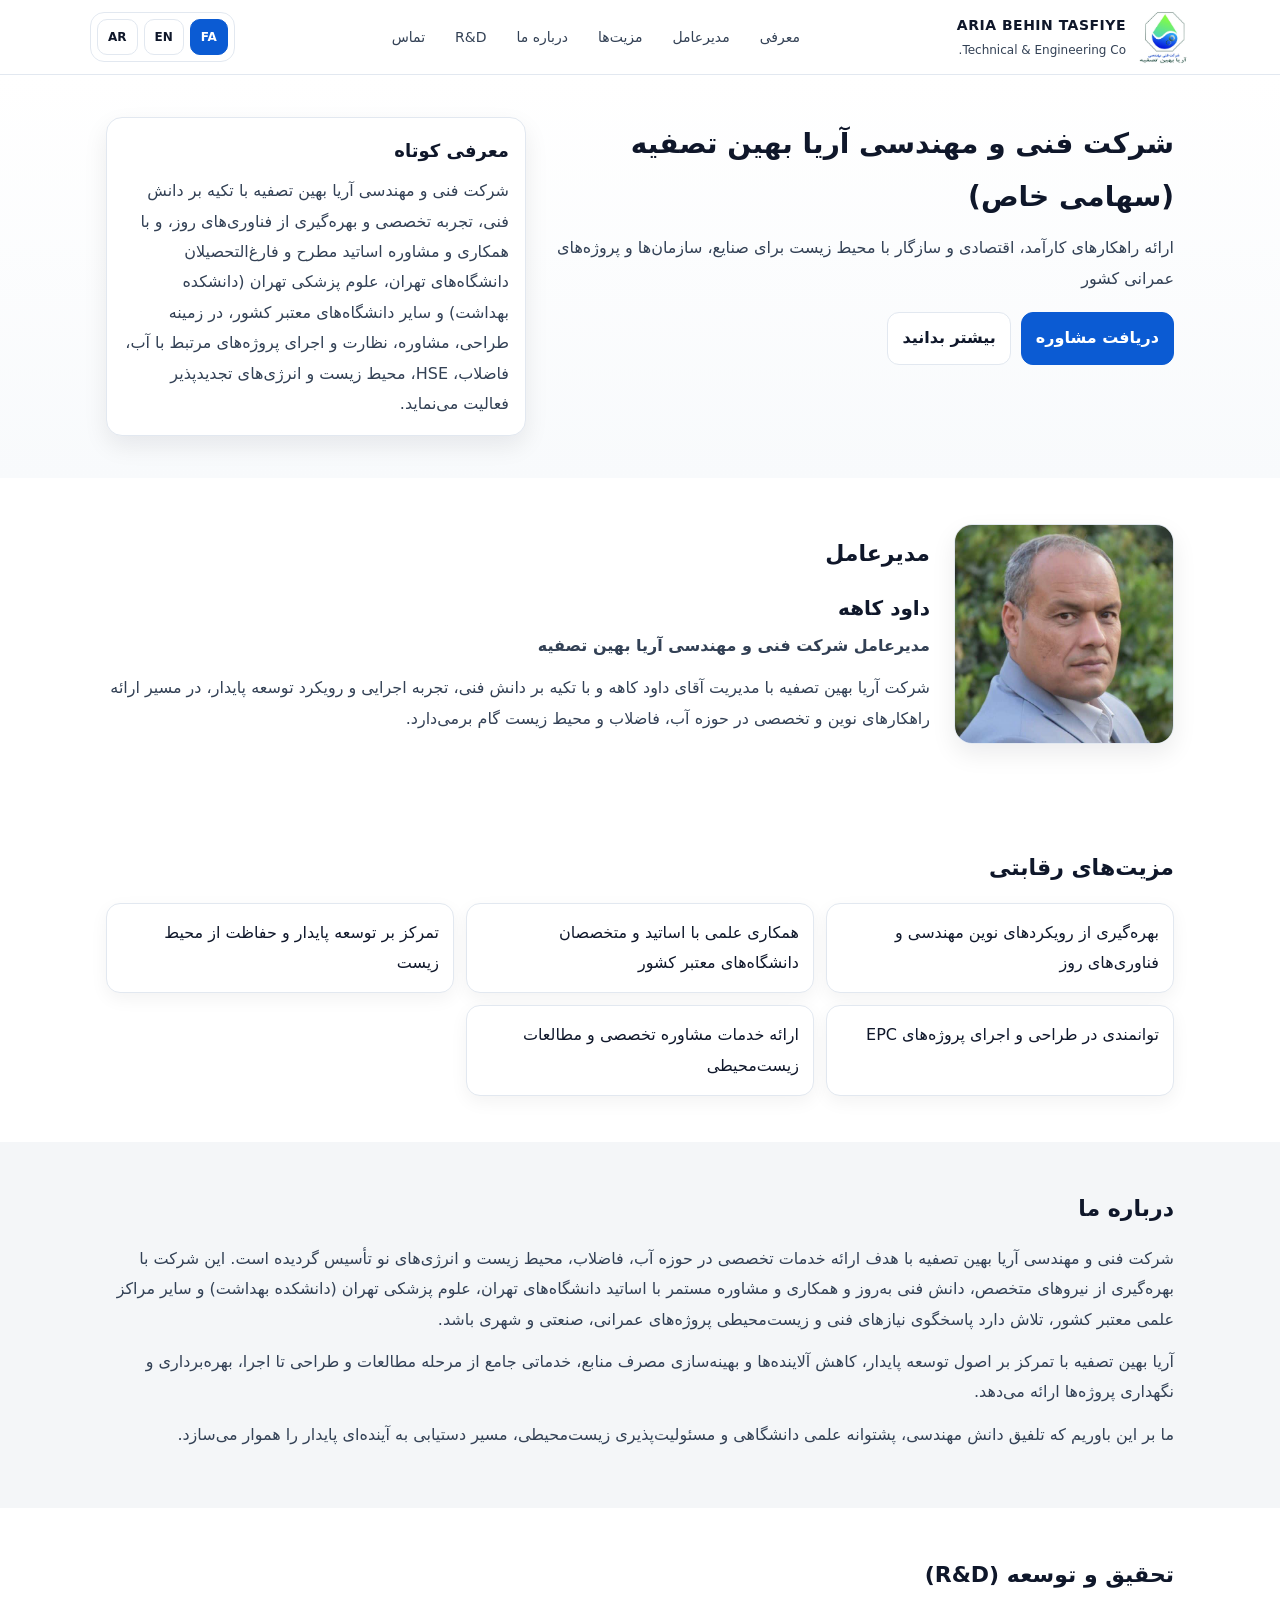
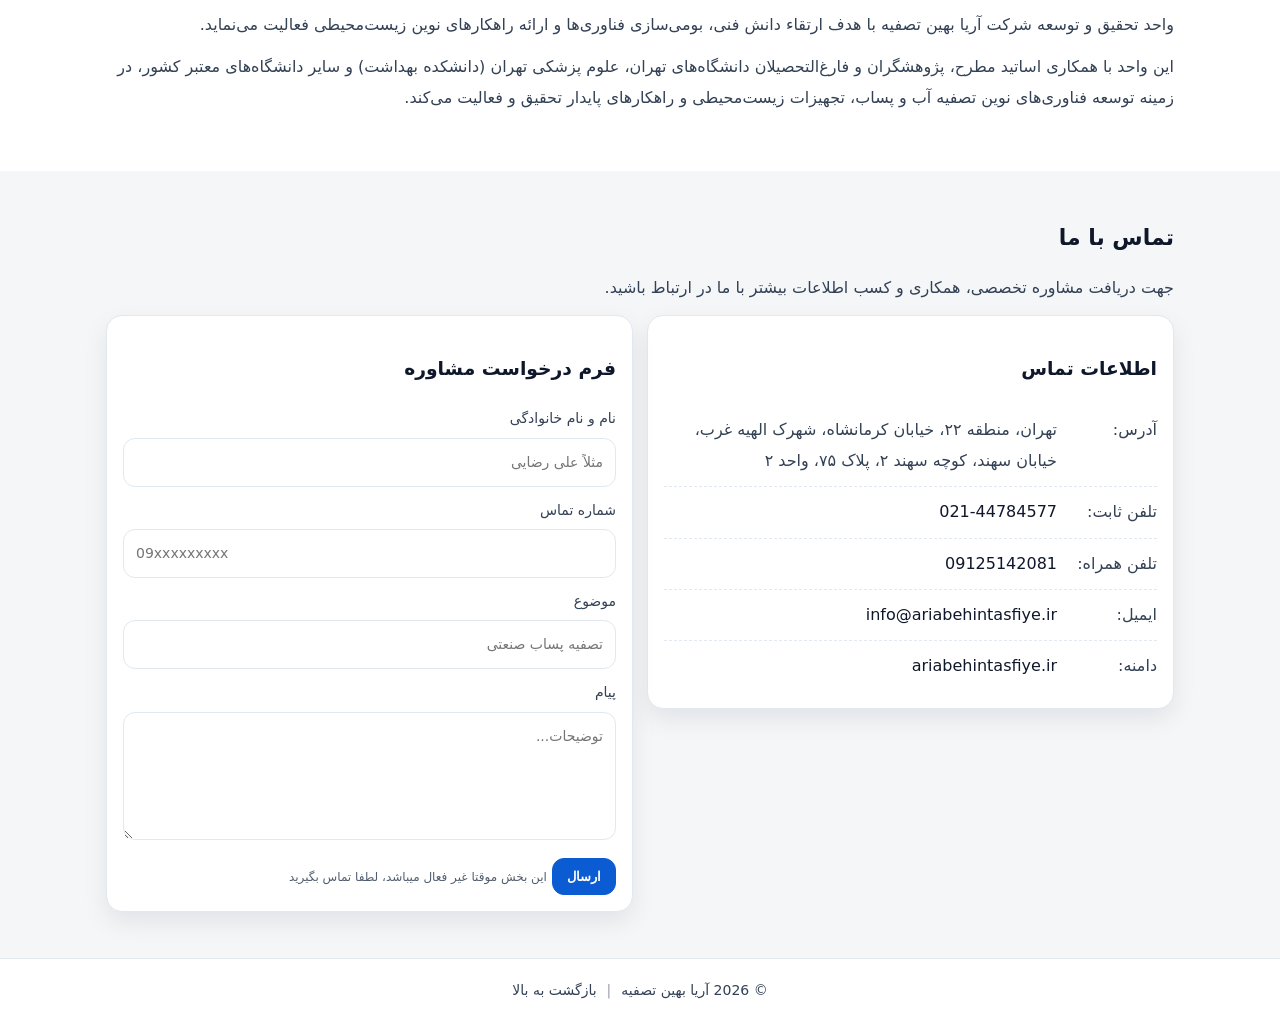
<file: index.html>
<!doctype html>
<html lang="fa" dir="rtl">
<head>
  <meta charset="utf-8" />
  <meta name="viewport" content="width=device-width,initial-scale=1" />
  <title>فنی و مهندسی آریا بهین تصفیه</title>
  <meta name="description" content="طراحی، مشاوره، نظارت و اجرای پروژه‌های آب، فاضلاب، HSE، محیط زیست و انرژی‌های تجدیدپذیر" />

  <link rel="alternate" hreflang="fa" href="https://ariabehintasfiye.ir/" />
  <link rel="alternate" hreflang="en" href="https://ariabehintasfiye.ir/en/" />
  <link rel="alternate" hreflang="ar" href="https://ariabehintasfiye.ir/ar/" />
  <link rel="alternate" hreflang="x-default" href="https://ariabehintasfiye.ir/" />

  <link rel="stylesheet" href="assets/css/style.css" />
</head>

<body>
  <header class="header">
    <div class="container header__inner">
      <a class="brand" href="#top" aria-label="آریا بهین تصفیه">
        <img src="assets/img/logo.jpg" alt="لوگو آریا بهین تصفیه" class="brand__logo" />
        <div class="brand__text">
          <strong>ARIA BEHIN TASFIYE</strong>
          <span>Technical & Engineering Co.</span>
        </div>
      </a>

      <nav class="nav" aria-label="ناوبری">
        <a href="#intro">معرفی</a>
        <a href="#ceo">مدیرعامل</a>
        <a href="#advantages">مزیت‌ها</a>
        <a href="#about">درباره ما</a>
        <a href="#rnd">R&amp;D</a>
        <a href="#contact">تماس</a>
      </nav>

      <div class="lang-links" aria-label="زبان">
        <a class="lang-link is-active" href="/">FA</a>
        <a class="lang-link" href="/en/">EN</a>
        <a class="lang-link" href="/ar/">AR</a>
      </div>
    </div>
  </header>

  <main id="top">
    <section class="hero">
      <div class="container hero__inner">
        <div class="hero__content">
          <h1>شرکت فنی و مهندسی آریا بهین تصفیه (سهامی خاص)</h1>
          <p>ارائه راهکارهای کارآمد، اقتصادی و سازگار با محیط زیست برای صنایع، سازمان‌ها و پروژه‌های عمرانی کشور</p>
          <div class="hero__cta">
            <a class="btn btn--primary" href="#contact">دریافت مشاوره</a>
            <a class="btn btn--ghost" href="#about">بیشتر بدانید</a>
          </div>
        </div>

        <div class="hero__card">
          <h2 id="intro">معرفی کوتاه</h2>
          <p>
            شرکت فنی و مهندسی آریا بهین تصفیه با تکیه بر دانش فنی، تجربه تخصصی و بهره‌گیری از فناوری‌های روز، و با
            همکاری و مشاوره اساتید مطرح و فارغ‌التحصیلان دانشگاه‌های تهران، علوم پزشکی تهران (دانشکده بهداشت) و سایر
            دانشگاه‌های معتبر کشور، در زمینه طراحی، مشاوره، نظارت و اجرای پروژه‌های مرتبط با آب، فاضلاب، HSE، محیط زیست و
            انرژی‌های تجدیدپذیر فعالیت می‌نماید.
          </p>
        </div>
      </div>
    </section>

    <section class="section" id="ceo">
      <div class="container ceo">
        <div class="ceo__image">
          <img src="assets/img/ceo-davood-kaheh.jpg" alt="داود کاهه - مدیرعامل آریا بهین تصفیه">
        </div>

        <div class="ceo__content">
          <h2>مدیرعامل</h2>
          <h3>داود کاهه</h3>
          <p class="ceo__title">مدیرعامل شرکت فنی و مهندسی آریا بهین تصفیه</p>
          <p>
            شرکت آریا بهین تصفیه با مدیریت آقای داود کاهه و با تکیه بر دانش فنی، تجربه اجرایی و رویکرد توسعه پایدار،
            در مسیر ارائه راهکارهای نوین و تخصصی در حوزه آب، فاضلاب و محیط زیست گام برمی‌دارد.
          </p>
        </div>
      </div>
    </section>

    <section class="section" id="advantages">
      <div class="container">
        <h2>مزیت‌های رقابتی</h2>
        <div class="grid">
          <div class="tile">بهره‌گیری از رویکردهای نوین مهندسی و فناوری‌های روز</div>
          <div class="tile">همکاری علمی با اساتید و متخصصان دانشگاه‌های معتبر کشور</div>
          <div class="tile">تمرکز بر توسعه پایدار و حفاظت از محیط زیست</div>
          <div class="tile">توانمندی در طراحی و اجرای پروژه‌های EPC</div>
          <div class="tile">ارائه خدمات مشاوره تخصصی و مطالعات زیست‌محیطی</div>
        </div>
      </div>
    </section>

    <section class="section section--muted" id="about">
      <div class="container">
        <h2>درباره ما</h2>
        <p>
          شرکت فنی و مهندسی آریا بهین تصفیه با هدف ارائه خدمات تخصصی در حوزه آب، فاضلاب، محیط زیست و انرژی‌های نو تأسیس
          گردیده است. این شرکت با بهره‌گیری از نیروهای متخصص، دانش فنی به‌روز و همکاری و مشاوره مستمر با اساتید دانشگاه‌های
          تهران، علوم پزشکی تهران (دانشکده بهداشت) و سایر مراکز علمی معتبر کشور، تلاش دارد پاسخگوی نیازهای فنی و
          زیست‌محیطی پروژه‌های عمرانی، صنعتی و شهری باشد.
        </p>
        <p>
          آریا بهین تصفیه با تمرکز بر اصول توسعه پایدار، کاهش آلاینده‌ها و بهینه‌سازی مصرف منابع، خدماتی جامع از مرحله
          مطالعات و طراحی تا اجرا، بهره‌برداری و نگهداری پروژه‌ها ارائه می‌دهد.
        </p>
        <p>
          ما بر این باوریم که تلفیق دانش مهندسی، پشتوانه علمی دانشگاهی و مسئولیت‌پذیری زیست‌محیطی، مسیر دستیابی به آینده‌ای
          پایدار را هموار می‌سازد.
        </p>
      </div>
    </section>

    <section class="section" id="rnd">
      <div class="container">
        <h2>تحقیق و توسعه (R&amp;D)</h2>
        <p>
          واحد تحقیق و توسعه شرکت آریا بهین تصفیه با هدف ارتقاء دانش فنی، بومی‌سازی فناوری‌ها و ارائه راهکارهای نوین
          زیست‌محیطی فعالیت می‌نماید.
        </p>
        <p>
          این واحد با همکاری اساتید مطرح، پژوهشگران و فارغ‌التحصیلان دانشگاه‌های تهران، علوم پزشکی تهران (دانشکده بهداشت) و
          سایر دانشگاه‌های معتبر کشور، در زمینه توسعه فناوری‌های نوین تصفیه آب و پساب، تجهیزات زیست‌محیطی و راهکارهای پایدار
          تحقیق و فعالیت می‌کند.
        </p>
      </div>
    </section>

    <section class="section section--muted" id="contact">
      <div class="container">
        <h2>تماس با ما</h2>
        <p>جهت دریافت مشاوره تخصصی، همکاری و کسب اطلاعات بیشتر با ما در ارتباط باشید.</p>

        <div class="contact">
          <div class="contact__box">
            <h3>اطلاعات تماس</h3>
            <ul class="contact__list">
              <li><span>آدرس:</span><em>تهران، منطقه ۲۲، خیابان کرمانشاه، شهرک الهیه غرب، خیابان سهند، کوچه سهند ۲، پلاک ۷۵، واحد ۲</em></li>
              <li><span>تلفن ثابت:</span><a href="tel:+982144784577">021-44784577</a></li>
              <li><span>تلفن همراه:</span><a href="tel:+989125142081">09125142081</a></li>
              <li><span>ایمیل:</span><a href="mailto:info@ariabehintasfiye.ir">info@ariabehintasfiye.ir</a></li>
              <li><span>دامنه:</span><a href="https://ariabehintasfiye.ir">ariabehintasfiye.ir</a></li>
            </ul>
          </div>

          <form class="contact__box" onsubmit="return false;">
            <h3>فرم درخواست مشاوره</h3>
            <label>نام و نام خانوادگی <input type="text" placeholder="مثلاً علی رضایی" disabled></label>
            <label>شماره تماس <input type="tel" placeholder="09xxxxxxxxx" disabled></label>
            <label>موضوع <input type="text" placeholder="تصفیه پساب صنعتی" disabled></label>
            <label>پیام <textarea rows="4" placeholder="توضیحات..." disabled></textarea></label>
            <button class="btn btn--primary" type="button" onclick="alert('این بخش موقتا غیر فعال میباشد، لطفا تماس بگیرید')">ارسال</button>
            <small class="hint">این بخش موقتا غیر فعال میباشد، لطفا تماس بگیرید</small>
          </form>
        </div>
      </div>
    </section>
  </main>

  <footer class="footer">
    <div class="container footer__inner">
      <span>© <span id="y"></span> آریا بهین تصفیه</span>
      <span class="footer__sep">|</span>
      <a href="#top">بازگشت به بالا</a>
    </div>
  </footer>

  <script src="assets/js/main.js"></script>
</body>
</html>
</file>
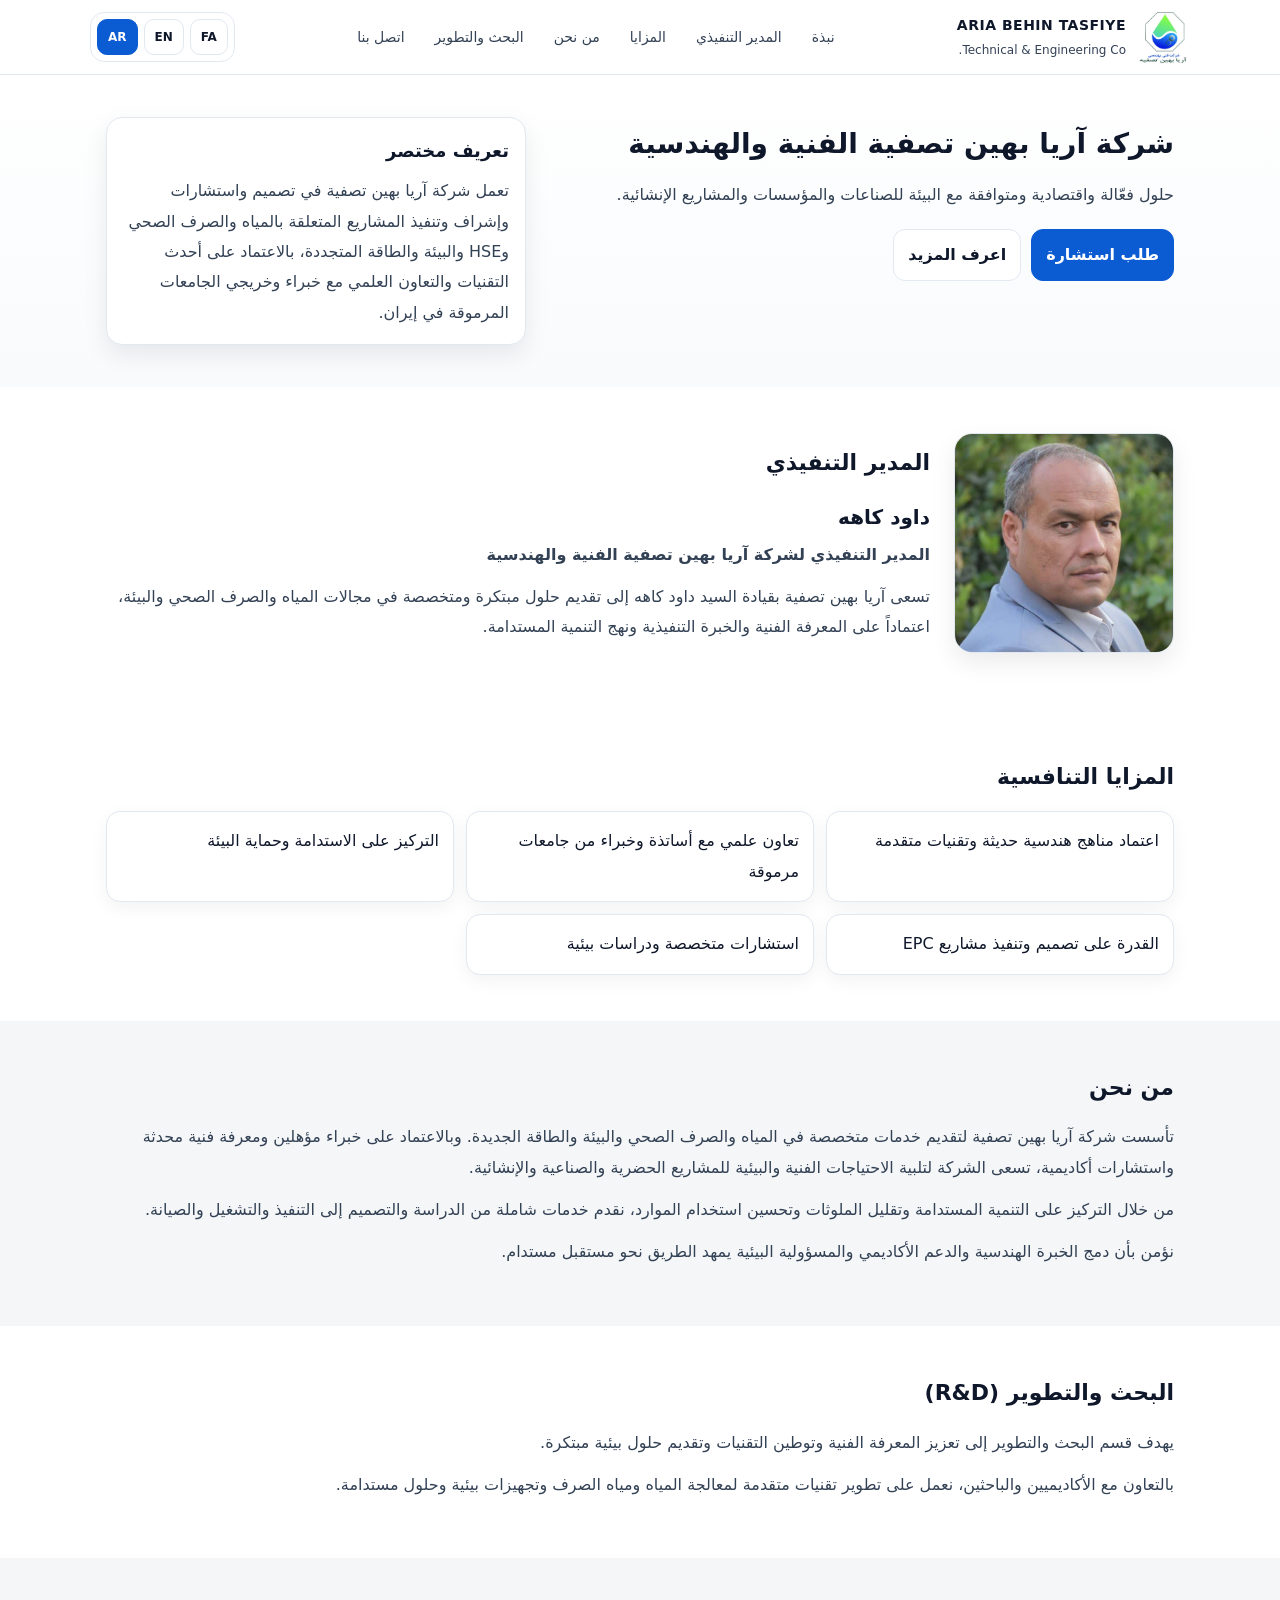
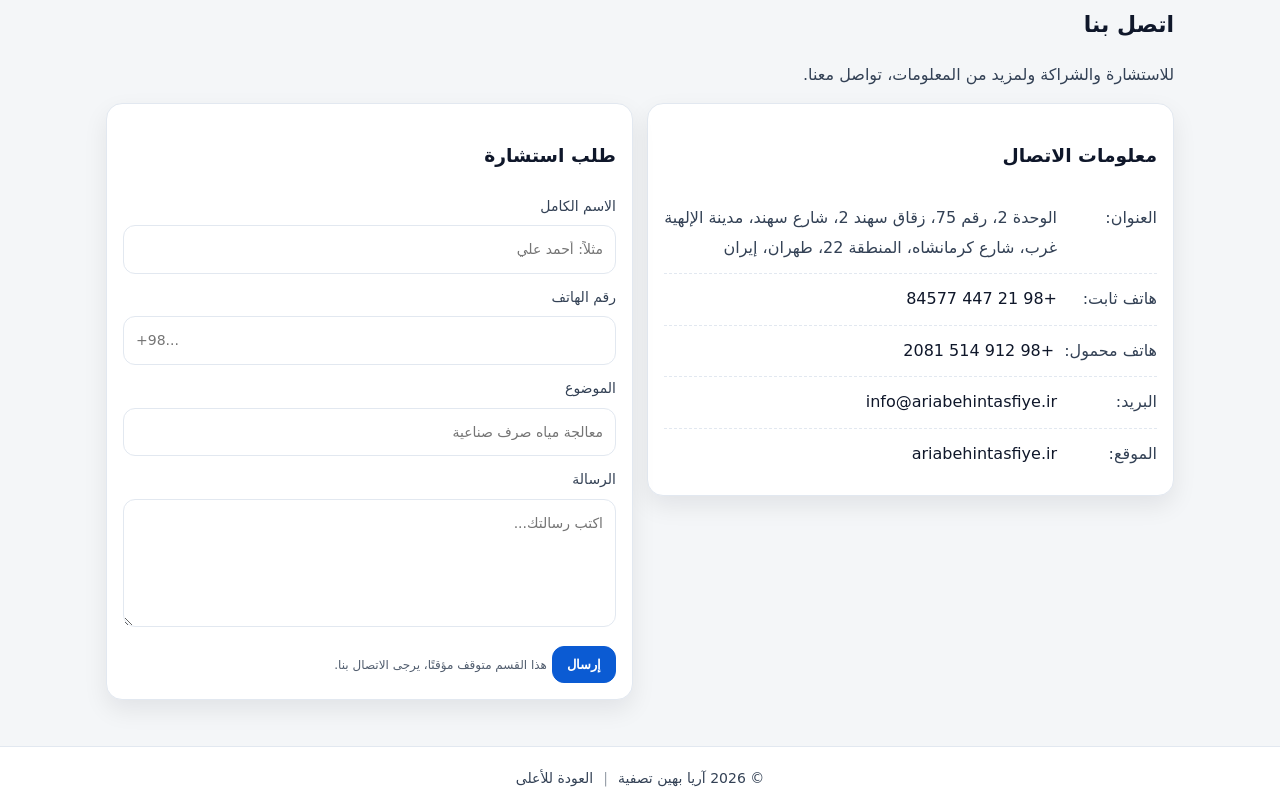
<file: ar/index.html>
<!doctype html>
<html lang="ar" dir="rtl">
<head>
  <meta charset="utf-8" />
  <meta name="viewport" content="width=device-width,initial-scale=1" />
  <title>آريا بهين تصفية | شركة فنية وهندسية</title>
  <meta name="description" content="تصميم واستشارات وإشراف وتنفيذ مشاريع المياه والصرف الصحي وHSE والبيئة والطاقة المتجددة." />

  <link rel="alternate" hreflang="fa" href="https://ariabehintasfiye.ir/" />
  <link rel="alternate" hreflang="en" href="https://ariabehintasfiye.ir/en/" />
  <link rel="alternate" hreflang="ar" href="https://ariabehintasfiye.ir/ar/" />
  <link rel="alternate" hreflang="x-default" href="https://ariabehintasfiye.ir/" />

  <link rel="stylesheet" href="/assets/css/style.css" />
</head>

<body>
  <header class="header">
    <div class="container header__inner">
      <a class="brand" href="#top" aria-label="آريا بهين تصفية">
        <img src="/assets/img/logo.jpg" alt="Aria Behin Tasfiye Logo" class="brand__logo" />
        <div class="brand__text">
          <strong>ARIA BEHIN TASFIYE</strong>
          <span>Technical & Engineering Co.</span>
        </div>
      </a>

      <nav class="nav" aria-label="التنقل">
        <a href="#intro">نبذة</a>
        <a href="#ceo">المدير التنفيذي</a>
        <a href="#advantages">المزايا</a>
        <a href="#about">من نحن</a>
        <a href="#rnd">البحث والتطوير</a>
        <a href="#contact">اتصل بنا</a>
      </nav>

      <div class="lang-links" aria-label="اللغة">
        <a class="lang-link" href="/">FA</a>
        <a class="lang-link" href="/en/">EN</a>
        <a class="lang-link is-active" href="/ar/">AR</a>
      </div>
    </div>
  </header>

  <main id="top">
    <section class="hero">
      <div class="container hero__inner">
        <div class="hero__content">
          <h1>شركة آريا بهين تصفية الفنية والهندسية </h1>
          <p>حلول فعّالة واقتصادية ومتوافقة مع البيئة للصناعات والمؤسسات والمشاريع الإنشائية.</p>
          <div class="hero__cta">
            <a class="btn btn--primary" href="#contact">طلب استشارة</a>
            <a class="btn btn--ghost" href="#about">اعرف المزيد</a>
          </div>
        </div>

        <div class="hero__card">
          <h2 id="intro">تعريف مختصر</h2>
          <p>
            تعمل شركة آريا بهين تصفية في تصميم واستشارات وإشراف وتنفيذ المشاريع المتعلقة بالمياه والصرف الصحي وHSE والبيئة والطاقة المتجددة،
            بالاعتماد على أحدث التقنيات والتعاون العلمي مع خبراء وخريجي الجامعات المرموقة في إيران.
          </p>
        </div>
      </div>
    </section>

    <section class="section" id="ceo">
      <div class="container ceo">
        <div class="ceo__image">
          <img src="/assets/img/ceo-davood-kaheh.jpg" alt="داود كاهه - المدير التنفيذي">
        </div>

        <div class="ceo__content">
          <h2>المدير التنفيذي</h2>
          <h3>داود كاهه</h3>
          <p class="ceo__title">المدير التنفيذي لشركة آريا بهين تصفية الفنية والهندسية</p>
          <p>
            تسعى آريا بهين تصفية بقيادة السيد داود كاهه إلى تقديم حلول مبتكرة ومتخصصة في مجالات المياه والصرف الصحي والبيئة،
            اعتماداً على المعرفة الفنية والخبرة التنفيذية ونهج التنمية المستدامة.
          </p>
        </div>
      </div>
    </section>

    <section class="section" id="advantages">
      <div class="container">
        <h2>المزايا التنافسية</h2>
        <div class="grid">
          <div class="tile">اعتماد مناهج هندسية حديثة وتقنيات متقدمة</div>
          <div class="tile">تعاون علمي مع أساتذة وخبراء من جامعات مرموقة</div>
          <div class="tile">التركيز على الاستدامة وحماية البيئة</div>
          <div class="tile">القدرة على تصميم وتنفيذ مشاريع EPC</div>
          <div class="tile">استشارات متخصصة ودراسات بيئية</div>
        </div>
      </div>
    </section>

    <section class="section section--muted" id="about">
      <div class="container">
        <h2>من نحن</h2>
        <p>
          تأسست شركة آريا بهين تصفية لتقديم خدمات متخصصة في المياه والصرف الصحي والبيئة والطاقة الجديدة. وبالاعتماد على خبراء مؤهلين ومعرفة فنية محدثة واستشارات أكاديمية،
          تسعى الشركة لتلبية الاحتياجات الفنية والبيئية للمشاريع الحضرية والصناعية والإنشائية.
        </p>
        <p>
          من خلال التركيز على التنمية المستدامة وتقليل الملوثات وتحسين استخدام الموارد، نقدم خدمات شاملة من الدراسة والتصميم إلى التنفيذ والتشغيل والصيانة.
        </p>
        <p>
          نؤمن بأن دمج الخبرة الهندسية والدعم الأكاديمي والمسؤولية البيئية يمهد الطريق نحو مستقبل مستدام.
        </p>
      </div>
    </section>

    <section class="section" id="rnd">
      <div class="container">
        <h2>البحث والتطوير (R&amp;D)</h2>
        <p>يهدف قسم البحث والتطوير إلى تعزيز المعرفة الفنية وتوطين التقنيات وتقديم حلول بيئية مبتكرة.</p>
        <p>بالتعاون مع الأكاديميين والباحثين، نعمل على تطوير تقنيات متقدمة لمعالجة المياه ومياه الصرف وتجهيزات بيئية وحلول مستدامة.</p>
      </div>
    </section>

    <section class="section section--muted" id="contact">
      <div class="container">
        <h2>اتصل بنا</h2>
        <p>للاستشارة والشراكة ولمزيد من المعلومات، تواصل معنا.</p>

        <div class="contact">
          <div class="contact__box">
            <h3>معلومات الاتصال</h3>
            <ul class="contact__list">
              <li><span>العنوان:</span><em>الوحدة 2، رقم 75، زقاق سهند 2، شارع سهند، مدينة الإلهية غرب، شارع كرمانشاه، المنطقة 22، طهران، إيران</em></li>
              <li><span>هاتف ثابت:</span><a href="tel:+982144784577">+98 21 447 84577</a></li>
              <li><span>هاتف محمول:</span><a href="tel:+989125142081">+98 912 514 2081</a></li>
              <li><span>البريد:</span><a href="mailto:info@ariabehintasfiye.ir">info@ariabehintasfiye.ir</a></li>
              <li><span>الموقع:</span><a href="https://ariabehintasfiye.ir">ariabehintasfiye.ir</a></li>
            </ul>
          </div>

          <form class="contact__box" onsubmit="return false;">
            <h3>طلب استشارة</h3>
            <label>الاسم الكامل <input type="text" placeholder="مثلاً: أحمد علي" disabled></label>
            <label>رقم الهاتف <input type="tel" placeholder="+98..." disabled></label>
            <label>الموضوع <input type="text" placeholder="معالجة مياه صرف صناعية" disabled></label>
            <label>الرسالة <textarea rows="4" placeholder="اكتب رسالتك..." disabled></textarea></label>
            <button class="btn btn--primary" type="button" onclick="alert('هذا القسم متوقف مؤقتًا، يرجى الاتصال بنا.')">إرسال</button>
            <small class="hint">هذا القسم متوقف مؤقتًا، يرجى الاتصال بنا.</small>
          </form>
        </div>
      </div>
    </section>
  </main>

  <footer class="footer">
    <div class="container footer__inner">
      <span>© <span id="y"></span> آريا بهين تصفية</span>
      <span class="footer__sep">|</span>
      <a href="#top">العودة للأعلى</a>
    </div>
  </footer>

  <script src="/assets/js/main.js"></script>
</body>
</html>
</file>
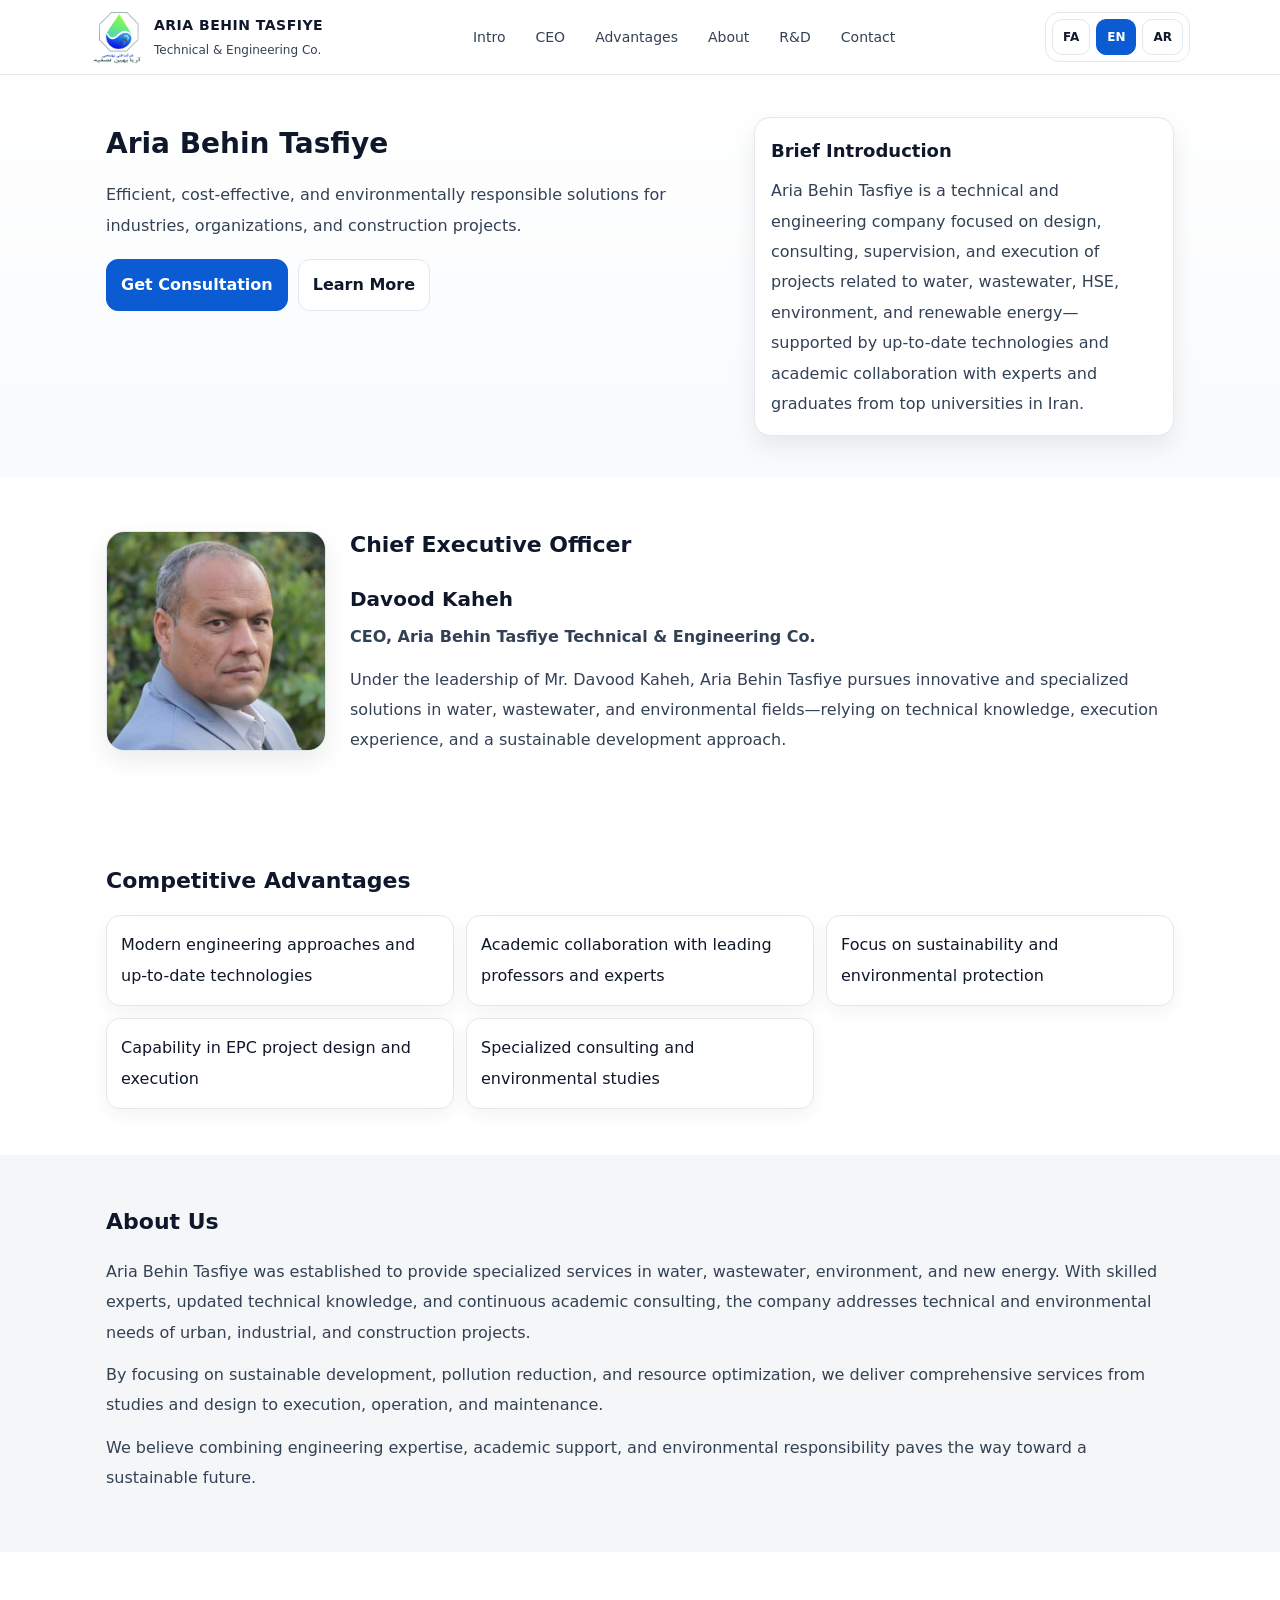
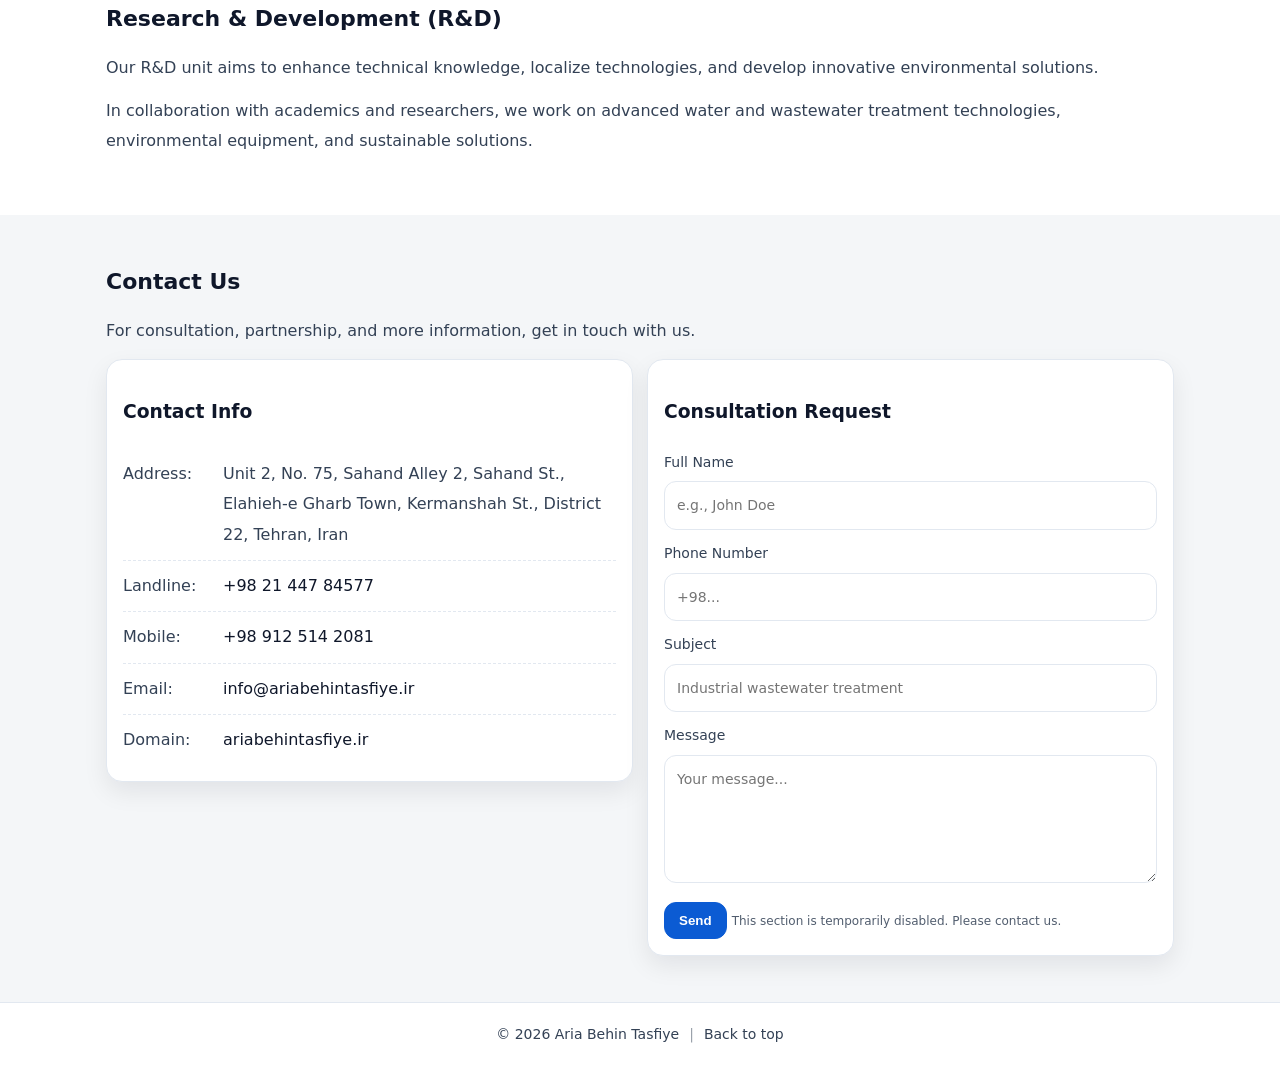
<file: en/index.html>
<!doctype html>
<html lang="en" dir="ltr">
<head>
  <meta charset="utf-8" />
  <meta name="viewport" content="width=device-width,initial-scale=1" />
  <title>Aria Behin Tasfiye | Technical & Engineering Co.</title>
  <meta name="description" content="Design, consulting, supervision, and execution of water, wastewater, HSE, environmental, and renewable energy projects." />

  <link rel="alternate" hreflang="fa" href="https://ariabehintasfiye.ir/" />
  <link rel="alternate" hreflang="en" href="https://ariabehintasfiye.ir/en/" />
  <link rel="alternate" hreflang="ar" href="https://ariabehintasfiye.ir/ar/" />
  <link rel="alternate" hreflang="x-default" href="https://ariabehintasfiye.ir/" />

  <link rel="stylesheet" href="/assets/css/style.css" />
</head>

<body>
  <header class="header">
    <div class="container header__inner">
      <a class="brand" href="#top" aria-label="Aria Behin Tasfiye">
        <img src="/assets/img/logo.jpg" alt="Aria Behin Tasfiye Logo" class="brand__logo" />
        <div class="brand__text">
          <strong>ARIA BEHIN TASFIYE</strong>
          <span>Technical & Engineering Co.</span>
        </div>
      </a>

      <nav class="nav" aria-label="Navigation">
        <a href="#intro">Intro</a>
        <a href="#ceo">CEO</a>
        <a href="#advantages">Advantages</a>
        <a href="#about">About</a>
        <a href="#rnd">R&amp;D</a>
        <a href="#contact">Contact</a>
      </nav>

      <div class="lang-links" aria-label="Language">
        <a class="lang-link" href="/">FA</a>
        <a class="lang-link is-active" href="/en/">EN</a>
        <a class="lang-link" href="/ar/">AR</a>
      </div>
    </div>
  </header>

  <main id="top">
    <section class="hero">
      <div class="container hero__inner">
        <div class="hero__content">
          <h1>Aria Behin Tasfiye </h1>
          <p>Efficient, cost-effective, and environmentally responsible solutions for industries, organizations, and construction projects.</p>
          <div class="hero__cta">
            <a class="btn btn--primary" href="#contact">Get Consultation</a>
            <a class="btn btn--ghost" href="#about">Learn More</a>
          </div>
        </div>

        <div class="hero__card">
          <h2 id="intro">Brief Introduction</h2>
          <p>
            Aria Behin Tasfiye is a technical and engineering company focused on design, consulting, supervision, and execution of projects
            related to water, wastewater, HSE, environment, and renewable energy—supported by up-to-date technologies and academic collaboration
            with experts and graduates from top universities in Iran.
          </p>
        </div>
      </div>
    </section>

    <section class="section" id="ceo">
      <div class="container ceo">
        <div class="ceo__image">
          <img src="/assets/img/ceo-davood-kaheh.jpg" alt="Davood Kaheh - CEO">
        </div>

        <div class="ceo__content">
          <h2>Chief Executive Officer</h2>
          <h3>Davood Kaheh</h3>
          <p class="ceo__title">CEO, Aria Behin Tasfiye Technical & Engineering Co.</p>
          <p>
            Under the leadership of Mr. Davood Kaheh, Aria Behin Tasfiye pursues innovative and specialized solutions in water, wastewater,
            and environmental fields—relying on technical knowledge, execution experience, and a sustainable development approach.
          </p>
        </div>
      </div>
    </section>

    <section class="section" id="advantages">
      <div class="container">
        <h2>Competitive Advantages</h2>
        <div class="grid">
          <div class="tile">Modern engineering approaches and up-to-date technologies</div>
          <div class="tile">Academic collaboration with leading professors and experts</div>
          <div class="tile">Focus on sustainability and environmental protection</div>
          <div class="tile">Capability in EPC project design and execution</div>
          <div class="tile">Specialized consulting and environmental studies</div>
        </div>
      </div>
    </section>

    <section class="section section--muted" id="about">
      <div class="container">
        <h2>About Us</h2>
        <p>
          Aria Behin Tasfiye was established to provide specialized services in water, wastewater, environment, and new energy. With skilled experts,
          updated technical knowledge, and continuous academic consulting, the company addresses technical and environmental needs of urban, industrial,
          and construction projects.
        </p>
        <p>
          By focusing on sustainable development, pollution reduction, and resource optimization, we deliver comprehensive services from studies and design
          to execution, operation, and maintenance.
        </p>
        <p>
          We believe combining engineering expertise, academic support, and environmental responsibility paves the way toward a sustainable future.
        </p>
      </div>
    </section>

    <section class="section" id="rnd">
      <div class="container">
        <h2>Research &amp; Development (R&amp;D)</h2>
        <p>Our R&amp;D unit aims to enhance technical knowledge, localize technologies, and develop innovative environmental solutions.</p>
        <p>In collaboration with academics and researchers, we work on advanced water and wastewater treatment technologies, environmental equipment, and sustainable solutions.</p>
      </div>
    </section>

    <section class="section section--muted" id="contact">
      <div class="container">
        <h2>Contact Us</h2>
        <p>For consultation, partnership, and more information, get in touch with us.</p>

        <div class="contact">
          <div class="contact__box">
            <h3>Contact Info</h3>
            <ul class="contact__list">
              <li><span>Address:</span><em>Unit 2, No. 75, Sahand Alley 2, Sahand St., Elahieh-e Gharb Town, Kermanshah St., District 22, Tehran, Iran</em></li>
              <li><span>Landline:</span><a href="tel:+982144784577">+98 21 447 84577</a></li>
              <li><span>Mobile:</span><a href="tel:+989125142081">+98 912 514 2081</a></li>
              <li><span>Email:</span><a href="mailto:info@ariabehintasfiye.ir">info@ariabehintasfiye.ir</a></li>
              <li><span>Domain:</span><a href="https://ariabehintasfiye.ir">ariabehintasfiye.ir</a></li>
            </ul>
          </div>

          <form class="contact__box" onsubmit="return false;">
            <h3>Consultation Request</h3>
            <label>Full Name <input type="text" placeholder="e.g., John Doe" disabled></label>
            <label>Phone Number <input type="tel" placeholder="+98..." disabled></label>
            <label>Subject <input type="text" placeholder="Industrial wastewater treatment" disabled></label>
            <label>Message <textarea rows="4" placeholder="Your message..." disabled></textarea></label>
            <button class="btn btn--primary" type="button" onclick="alert('This section is temporarily disabled. Please contact us.')">Send</button>
            <small class="hint">This section is temporarily disabled. Please contact us.</small>
          </form>
        </div>
      </div>
    </section>
  </main>

  <footer class="footer">
    <div class="container footer__inner">
      <span>© <span id="y"></span> Aria Behin Tasfiye</span>
      <span class="footer__sep">|</span>
      <a href="#top">Back to top</a>
    </div>
  </footer>

  <script src="/assets/js/main.js"></script>
</body>
</html>
</file>
<file: assets/css/style.css>
:root{
  --bg:#ffffff;
  --muted:#f4f6f8;
  --text:#0f172a;
  --sub:#334155;
  --brand:#0b5bd3;
  --border:#e2e8f0;
  --shadow: 0 10px 25px rgba(2,6,23,.08);
}

*{box-sizing:border-box}
html,body{margin:0;padding:0}
body{
  font-family: system-ui, -apple-system, "Segoe UI", Tahoma, Arial, sans-serif;
  background:var(--bg);
  color:var(--text);
  line-height:1.9;
}

a{color:inherit;text-decoration:none}
.container{max-width:1100px;margin:0 auto;padding:0 16px}

.header{
  position:sticky;top:0;z-index:10;
  background:rgba(255,255,255,.9);
  backdrop-filter: blur(8px);
  border-bottom:1px solid var(--border);
}
.header__inner{
  display:flex;
  align-items:center;
  justify-content:space-between;
  gap:14px;
  padding:10px 0;
}

.brand{display:flex;align-items:center;gap:10px;min-width:230px}
.brand__logo{width:54px;height:54px;object-fit:contain}
.brand__text strong{display:block;font-size:14px;letter-spacing:.5px}
.brand__text span{display:block;font-size:12px;color:var(--sub)}

.nav{display:flex;flex-wrap:wrap;gap:10px}
.nav a{font-size:14px;color:var(--sub);padding:6px 10px;border-radius:10px}
.nav a:hover{background:var(--muted);color:var(--text)}

.lang-links{
  display:flex;
  gap:6px;
  align-items:center;
  padding:6px;
  border:1px solid var(--border);
  border-radius:14px;
  background:#fff;
}
.lang-link{
  border:1px solid var(--border);
  background:#fff;
  border-radius:10px;
  padding:6px 10px;
  font-weight:800;
  cursor:pointer;
  font-size:12px;
}
.lang-link:hover{background:var(--muted)}
.lang-link.is-active{
  background:var(--brand);
  color:#fff;
  border-color:var(--brand);
}

.hero{padding:42px 0;background:linear-gradient(180deg,#ffffff 0%, #f8fafc 100%)}
.hero__inner{display:grid;grid-template-columns:1.2fr .8fr;gap:18px;align-items:start}
.hero__content h1{margin:0 0 10px;font-size:28px}
.hero__content p{margin:0 0 18px;color:var(--sub)}
.hero__cta{display:flex;gap:10px;flex-wrap:wrap}

.hero__card{
  background:#fff;border:1px solid var(--border);border-radius:16px;
  padding:16px;box-shadow:var(--shadow)
}
.hero__card h2{margin:0 0 8px;font-size:18px}
.hero__card p{margin:0;color:var(--sub)}

.section{padding:46px 0}
.section--muted{background:var(--muted)}
.section h2{margin:0 0 14px;font-size:22px}
.section p{margin:0 0 12px;color:var(--sub)}

.grid{
  display:grid;
  grid-template-columns:repeat(3,1fr);
  gap:12px;
}
.tile{
  background:#fff;border:1px solid var(--border);border-radius:14px;
  padding:14px;box-shadow: 0 6px 18px rgba(2,6,23,.05);
  color:var(--text);
}

/* CEO */
.ceo{
  display:grid;
  grid-template-columns: 220px 1fr;
  gap:24px;
  align-items:center;
}
.ceo__image img{
  width:100%;
  border-radius:18px;
  border:1px solid var(--border);
  box-shadow: var(--shadow);
}
.ceo__content h3{
  margin:8px 0 4px;
  font-size:20px;
}
.ceo__title{
  color:var(--sub);
  font-weight:800;
  margin-bottom:12px;
}

/* Contact */
.contact{display:grid;grid-template-columns:1fr 1fr;gap:14px;align-items:start}
.contact__box{
  background:#fff;border:1px solid var(--border);border-radius:16px;padding:16px;
  box-shadow:var(--shadow);
}
.contact__list{list-style:none;padding:0;margin:0}
.contact__list li{display:flex;gap:10px;align-items:baseline;border-bottom:1px dashed var(--border);padding:10px 0}
.contact__list li:last-child{border-bottom:none}
.contact__list span{min-width:90px;color:var(--sub)}
.contact__list em{color:var(--sub);font-style:normal}

label{display:block;margin:10px 0;color:var(--sub);font-size:14px}
input,textarea{
  width:100%;margin-top:6px;padding:10px 12px;border-radius:12px;border:1px solid var(--border);
  font:inherit;outline:none;background:#fff
}
input:focus,textarea:focus{border-color:#93c5fd;box-shadow:0 0 0 4px rgba(59,130,246,.12)}

.btn{
  display:inline-flex;align-items:center;justify-content:center;
  padding:10px 14px;border-radius:12px;border:1px solid var(--border);
  font-weight:800;cursor:pointer
}
.btn--primary{background:var(--brand);border-color:var(--brand);color:#fff}
.btn--primary:hover{filter:brightness(.95)}
.btn--ghost{background:#fff}
.btn--ghost:hover{background:var(--muted)}

.footer{border-top:1px solid var(--border);padding:18px 0}
.footer__inner{display:flex;gap:10px;align-items:center;justify-content:center;color:var(--sub);font-size:14px}
.footer__sep{opacity:.5}

.hint{color:var(--sub);opacity:.85;margin-top:10px;font-size:12px}

@media (max-width: 900px){
  .header__inner{flex-wrap:wrap}
  .brand{min-width:unset}
  .hero__inner{grid-template-columns:1fr}
  .grid{grid-template-columns:1fr}
  .contact{grid-template-columns:1fr}
  .nav{justify-content:flex-start}
  .ceo{grid-template-columns:1fr;text-align:center}
  .ceo__image{max-width:240px;margin:0 auto}
}
</file>
